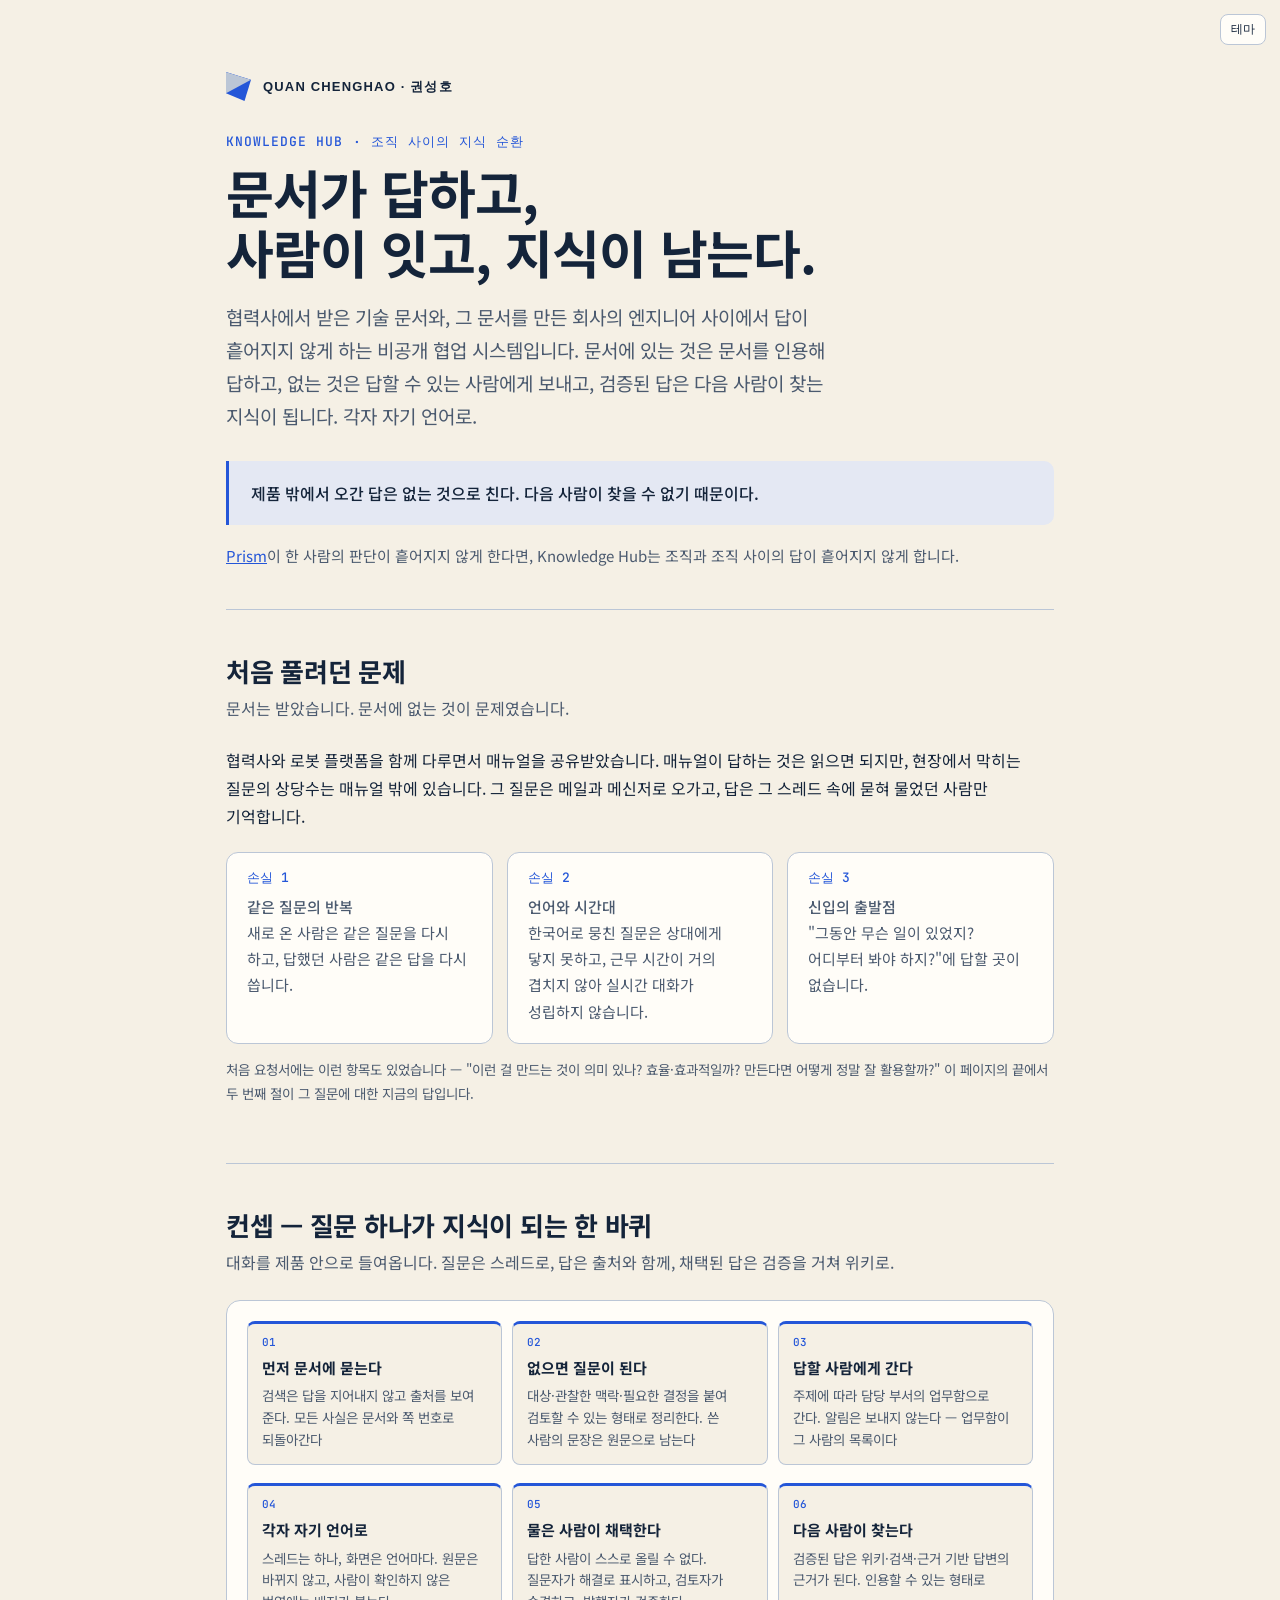
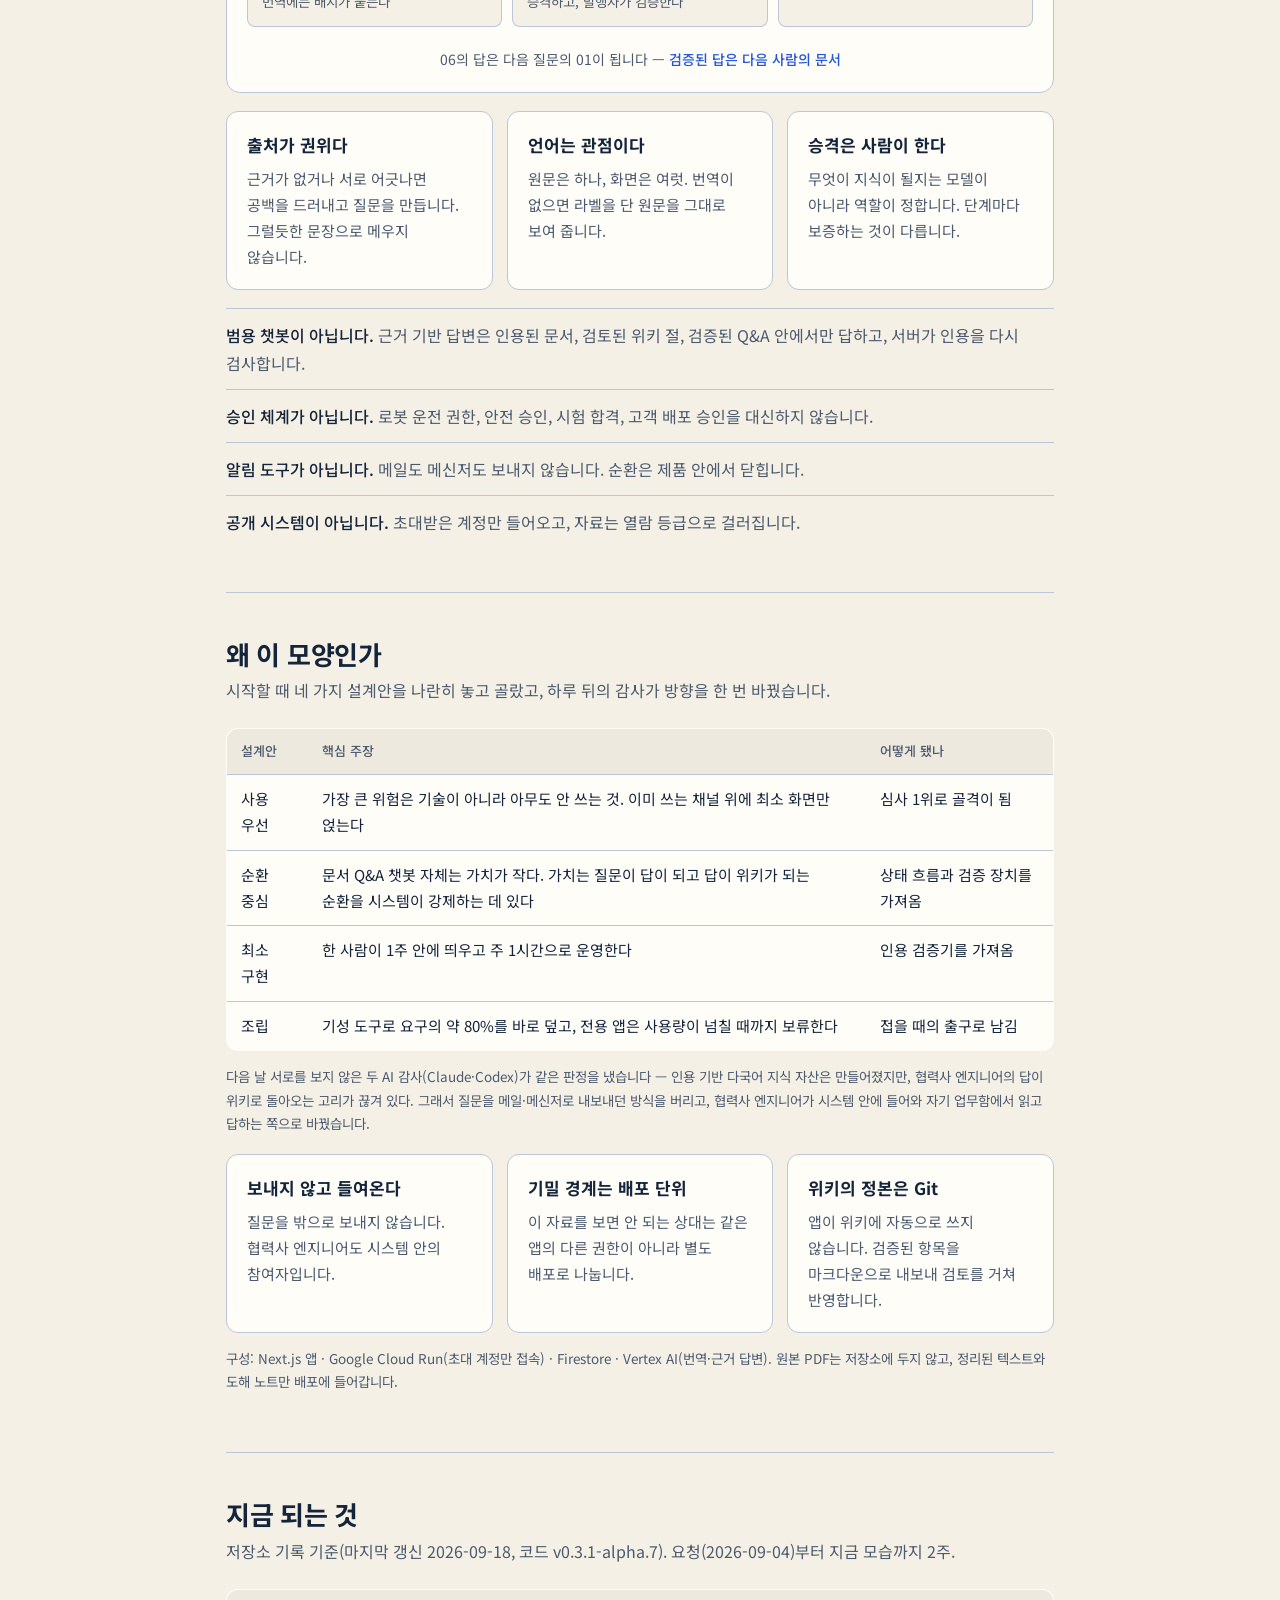
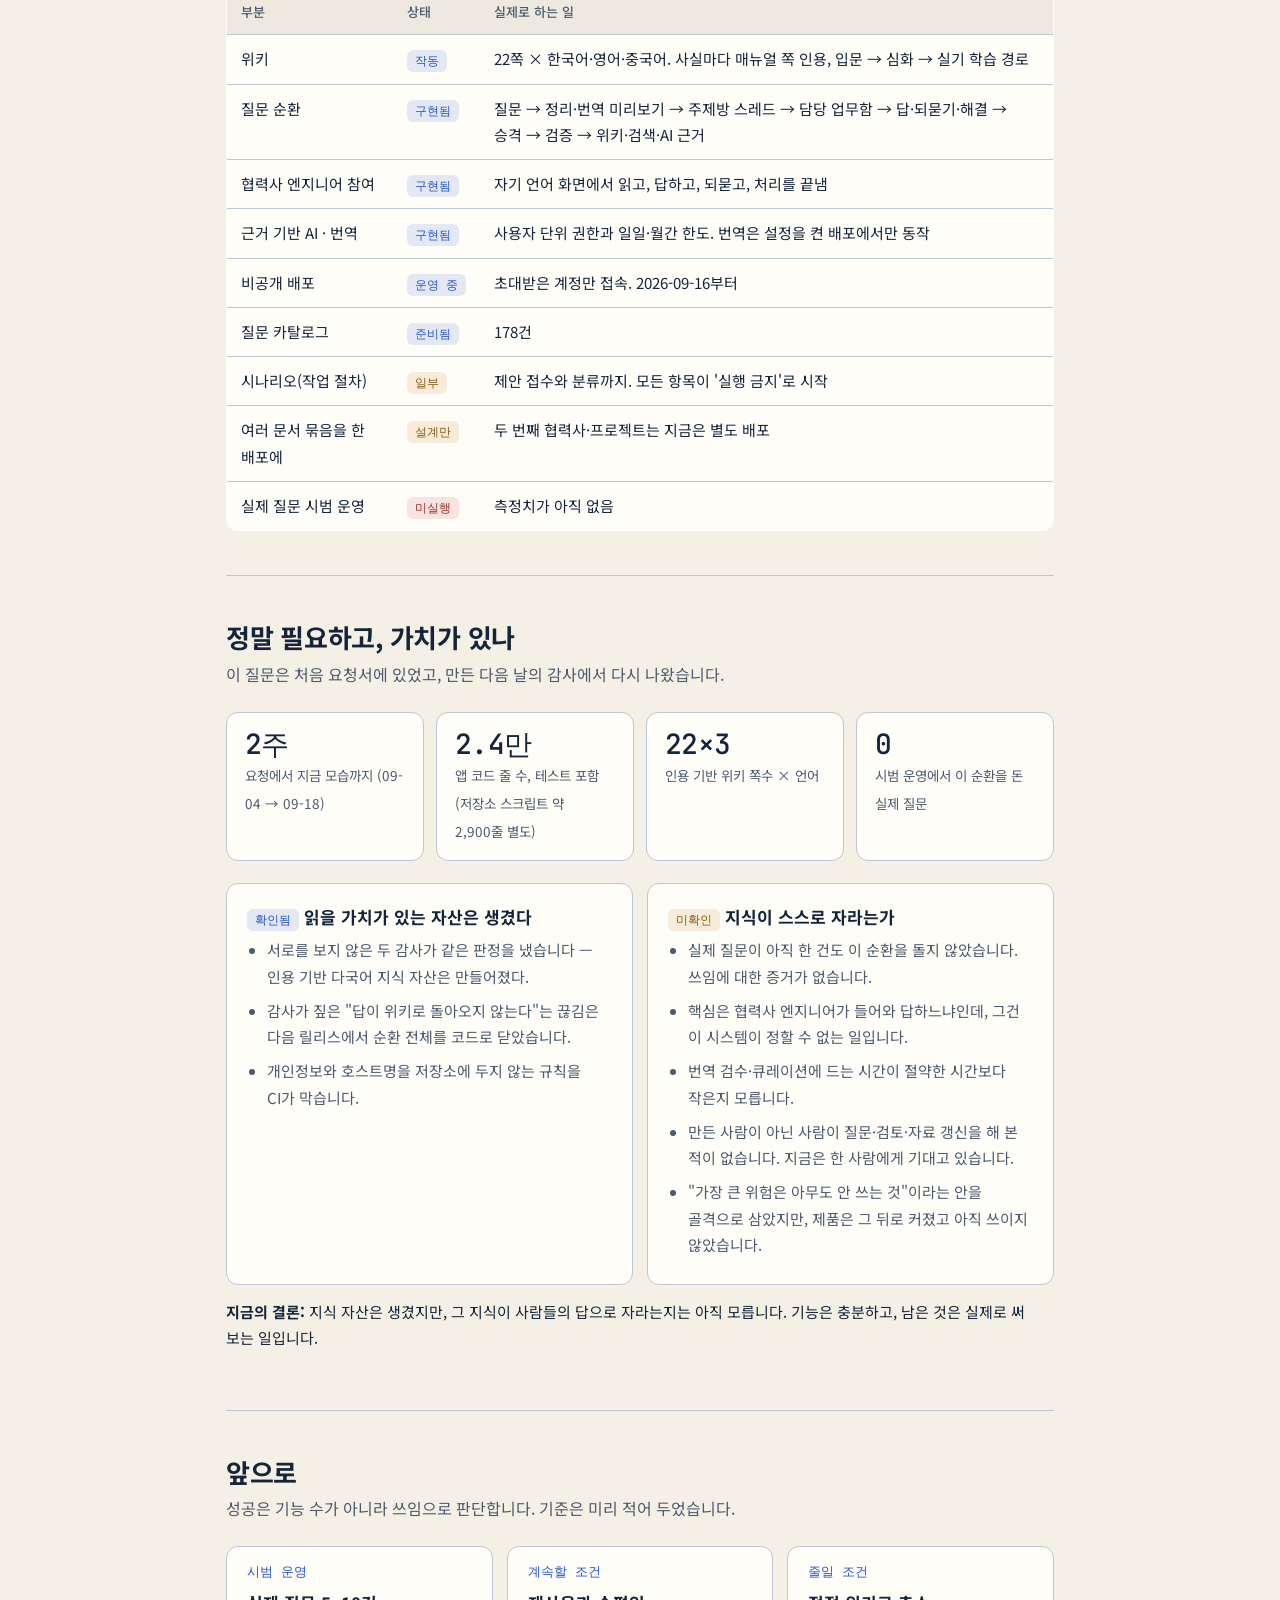
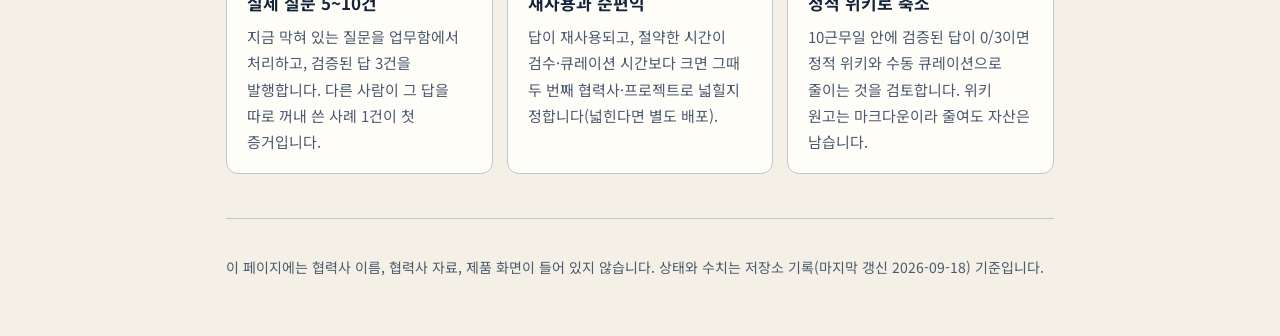
<file: knowledge-hub/index.html>
<!doctype html>
<html lang="ko">
<head>
<meta charset="utf-8">
<meta name="viewport" content="width=device-width, initial-scale=1">
<title>Knowledge Hub 소개 | QUAN CHENGHAO · 권성호</title>
<meta name="description" content="QUAN CHENGHAO · 권성호의 Knowledge Hub. 협력사 문서와 엔지니어의 질문·답변을 연결해 지식을 축적하는 다국어 협업 시스템.">
<meta name="theme-color" content="#F5F0E5">
<link rel="canonical" href="https://chquandogong.github.io/CHENGHAO-QUAN/knowledge-hub/">
<link rel="icon" type="image/png" sizes="32x32" href="../chenghao_intro_assets/favicon-32.png">
<link rel="icon" type="image/png" sizes="192x192" href="../chenghao_intro_assets/icon-192.png">
<link rel="apple-touch-icon" sizes="180x180" href="../chenghao_intro_assets/apple-touch-icon.png">
<meta property="og:type" content="website">
<meta property="og:site_name" content="QUAN CHENGHAO · 권성호">
<meta property="og:title" content="Knowledge Hub | QUAN CHENGHAO · 권성호">
<meta property="og:description" content="협력사 문서와 엔지니어의 질문·답변을 연결해 지식을 축적하는 다국어 협업 시스템.">
<meta property="og:url" content="https://chquandogong.github.io/CHENGHAO-QUAN/knowledge-hub/">
<meta property="og:image" content="https://chquandogong.github.io/CHENGHAO-QUAN/chenghao_intro_assets/social-card.png">
<meta property="og:image:type" content="image/png">
<meta property="og:image:width" content="1200">
<meta property="og:image:height" content="630">
<meta property="og:image:alt" content="QUAN CHENGHAO · 권성호 and Nuri. From curiosity to working systems.">
<meta name="twitter:card" content="summary_large_image">
<meta name="twitter:title" content="Knowledge Hub | QUAN CHENGHAO · 권성호">
<meta name="twitter:description" content="협력사 문서와 엔지니어의 질문·답변을 연결해 지식을 축적하는 다국어 협업 시스템.">
<meta name="twitter:image" content="https://chquandogong.github.io/CHENGHAO-QUAN/chenghao_intro_assets/social-card.png">
<meta name="twitter:image:alt" content="QUAN CHENGHAO · 권성호 and Nuri. From curiosity to working systems.">
<link rel="preconnect" href="https://fonts.googleapis.com">
<link rel="preconnect" href="https://fonts.gstatic.com" crossorigin>
<link href="https://fonts.googleapis.com/css2?family=Noto+Sans+KR:wght@400;500;700&family=JetBrains+Mono:wght@500&display=swap" rel="stylesheet">
<style>
  :root {
    --bg:#f6f8f7; --panel:#ffffff; --panel-2:#eef3f0; --ink:#141d1a; --dim:#5e6b66;
    --line:#dde5e1; --accent:#2f6d5b; --accent-soft:#e2eee8;
    --warn:#8a5a14; --warn-soft:#f6ecd9; --bad:#9a3228; --bad-soft:#f7e4e0;
    --mono:"JetBrains Mono", ui-monospace, Consolas, monospace;
  }
  @media (prefers-color-scheme: dark) { :root:not([data-theme="light"]) {
    --bg:#0e1311; --panel:#151b19; --panel-2:#1b2421; --ink:#e6ece9; --dim:#8d9b95;
    --line:#26302d; --accent:#6fbfa3; --accent-soft:#1c2c26;
    --warn:#e0b066; --warn-soft:#2b2417; --bad:#ec8f83; --bad-soft:#2d1b18;
  }}
  :root[data-theme="dark"] {
    --bg:#0e1311; --panel:#151b19; --panel-2:#1b2421; --ink:#e6ece9; --dim:#8d9b95;
    --line:#26302d; --accent:#6fbfa3; --accent-soft:#1c2c26;
    --warn:#e0b066; --warn-soft:#2b2417; --bad:#ec8f83; --bad-soft:#2d1b18;
  }
  * { box-sizing:border-box; }
  html { -webkit-text-size-adjust:100%; }
  body { margin:0; background:var(--bg); color:var(--ink);
    font:16px/1.75 "Noto Sans KR", system-ui, sans-serif; word-break:keep-all; overflow-wrap:break-word; }
  a { color:var(--accent); }
  .wrap { max-width:860px; margin:0 auto; padding:0 16px; }
  header.hero { padding:72px 0 40px; }
  .eyebrow { font:500 13px/1 var(--mono); letter-spacing:.08em; color:var(--accent); text-transform:uppercase; }
  h1 { font-size:clamp(34px,6vw,52px); line-height:1.15; margin:14px 0 18px; letter-spacing:-.02em; }
  .lede { font-size:19px; color:var(--dim); max-width:640px; margin:0; }
  .rule { margin:28px 0 0; padding:18px 22px; border-left:3px solid var(--accent); background:var(--accent-soft);
    border-radius:0 10px 10px 0; font-weight:500; }
  .pair { margin:18px 0 0; font-size:15px; color:var(--dim); }
  section { padding:44px 0; border-top:1px solid var(--line); }
  h2 { font-size:26px; line-height:1.3; margin:0 0 6px; letter-spacing:-.01em; }
  .sub { color:var(--dim); margin:0 0 24px; }
  h3 { font-size:17px; margin:0 0 6px; }
  p { margin:0 0 14px; }
  .grid { display:grid; gap:14px; grid-template-columns:repeat(auto-fit,minmax(220px,1fr)); }
  .card { background:var(--panel); border:1px solid var(--line); border-radius:12px; padding:18px 20px; }
  .card p { margin:0; color:var(--dim); font-size:15px; }
  .q { font-size:18px; font-weight:500; margin:0 0 4px; }
  .num { font:500 13px/1 var(--mono); color:var(--accent); margin-bottom:10px; display:block; }

  /* loop */
  .loop { background:var(--panel); border:1px solid var(--line); border-radius:14px; padding:20px; }
  .steps { list-style:none; margin:0; padding:0; display:grid; gap:10px; grid-template-columns:repeat(3,1fr); counter-reset:step; }
  .steps li { counter-increment:step; background:var(--bg); border:1px solid var(--line); border-top:3px solid var(--accent);
    border-radius:8px; padding:12px 14px 14px; }
  .steps li::before { content:counter(step, decimal-leading-zero); display:block; font:500 11px/1.2 var(--mono); color:var(--accent); margin-bottom:6px; }
  .steps b { display:block; font-size:15px; margin-bottom:4px; }
  .steps span { font-size:13.5px; color:var(--dim); line-height:1.6; display:block; }
  .back { margin:12px 0 0; text-align:center; font-size:14px; color:var(--dim); }
  .back b { color:var(--accent); font-weight:500; }
  @media (max-width:640px) { .steps { grid-template-columns:1fr; } }

  table { width:100%; border-collapse:collapse; font-size:15px; background:var(--panel); border:1px solid var(--line); border-radius:12px; overflow:hidden; }
  th, td { text-align:left; padding:11px 14px; border-bottom:1px solid var(--line); vertical-align:top; }
  th { font-size:13px; color:var(--dim); font-weight:500; background:var(--panel-2); }
  tr:last-child td { border-bottom:0; }
  .tbl { overflow-x:auto; -webkit-overflow-scrolling:touch; }
  .tag { display:inline-block; font:500 12px/1 var(--mono); padding:5px 8px; border-radius:6px; white-space:nowrap; }
  .ok { background:var(--accent-soft); color:var(--accent); }
  .part { background:var(--warn-soft); color:var(--warn); }
  .no { background:var(--bad-soft); color:var(--bad); }

  .stats { display:grid; gap:12px; grid-template-columns:repeat(auto-fit,minmax(170px,1fr)); margin-bottom:22px; }
  .stat { background:var(--panel); border:1px solid var(--line); border-radius:12px; padding:16px 18px; }
  .stat b { display:block; font:500 28px/1.1 var(--mono); letter-spacing:-.02em; }
  .stat span { font-size:13.5px; color:var(--dim); }

  .verdict { display:grid; gap:14px; grid-template-columns:1fr 1fr; }
  @media (max-width:640px) { .verdict { grid-template-columns:1fr; } }
  ul { margin:0; padding-left:20px; }
  li { margin:0 0 8px; }
  .card ul { color:var(--dim); font-size:15px; }
  .notlist { list-style:none; padding:0; margin:18px 0 0; }
  .notlist li { padding:12px 0; border-top:1px solid var(--line); color:var(--dim); margin:0; }
  .notlist li b { color:var(--ink); font-weight:500; }
  .note { font-size:13.5px; color:var(--dim); margin-top:14px; }
  footer { padding:36px 0 56px; border-top:1px solid var(--line); color:var(--dim); font-size:14px; }
  .theme-btn { position:absolute; top:14px; right:14px; background:var(--panel); color:var(--ink); border:1px solid var(--line);
    border-radius:8px; padding:6px 10px; font:500 12px var(--mono); cursor:pointer; }
</style>
<link rel="stylesheet" href="../brand.css?v=20261023-2">
</head>
<body>
<button class="theme-btn" id="theme" type="button" aria-label="테마 전환">테마</button>

<div class="wrap">
<header class="hero">
  <a class="brand-home" href="../"><span class="brand-fold" aria-hidden="true"></span>QUAN CHENGHAO · 권성호</a>
  <div class="eyebrow">Knowledge Hub · 조직 사이의 지식 순환</div>
  <h1>문서가 답하고,<br>사람이 잇고, 지식이 남는다.</h1>
  <p class="lede">협력사에서 받은 기술 문서와, 그 문서를 만든 회사의 엔지니어 사이에서 답이 흩어지지 않게 하는 비공개 협업 시스템입니다. 문서에 있는 것은 문서를 인용해 답하고, 없는 것은 답할 수 있는 사람에게 보내고, 검증된 답은 다음 사람이 찾는 지식이 됩니다. 각자 자기 언어로.</p>
  <div class="rule">제품 밖에서 오간 답은 없는 것으로 친다. 다음 사람이 찾을 수 없기 때문이다.</div>
  <p class="pair"><a href="../prism/">Prism</a>이 한 사람의 판단이 흩어지지 않게 한다면, Knowledge Hub는 조직과 조직 사이의 답이 흩어지지 않게 합니다.</p>
</header>

<section>
  <h2>처음 풀려던 문제</h2>
  <p class="sub">문서는 받았습니다. 문서에 없는 것이 문제였습니다.</p>
  <p>협력사와 로봇 플랫폼을 함께 다루면서 매뉴얼을 공유받았습니다. 매뉴얼이 답하는 것은 읽으면 되지만, 현장에서 막히는 질문의 상당수는 매뉴얼 밖에 있습니다. 그 질문은 메일과 메신저로 오가고, 답은 그 스레드 속에 묻혀 물었던 사람만 기억합니다.</p>
  <div class="grid" style="margin-top:22px">
    <div class="card"><span class="num">손실 1</span><p class="q">같은 질문의 반복</p><p>새로 온 사람은 같은 질문을 다시 하고, 답했던 사람은 같은 답을 다시 씁니다.</p></div>
    <div class="card"><span class="num">손실 2</span><p class="q">언어와 시간대</p><p>한국어로 뭉친 질문은 상대에게 닿지 못하고, 근무 시간이 거의 겹치지 않아 실시간 대화가 성립하지 않습니다.</p></div>
    <div class="card"><span class="num">손실 3</span><p class="q">신입의 출발점</p><p>"그동안 무슨 일이 있었지? 어디부터 봐야 하지?"에 답할 곳이 없습니다.</p></div>
  </div>
  <p class="note">처음 요청서에는 이런 항목도 있었습니다 — "이런 걸 만드는 것이 의미 있나? 효율·효과적일까? 만든다면 어떻게 정말 잘 활용할까?" 이 페이지의 끝에서 두 번째 절이 그 질문에 대한 지금의 답입니다.</p>
</section>

<section>
  <h2>컨셉 — 질문 하나가 지식이 되는 한 바퀴</h2>
  <p class="sub">대화를 제품 안으로 들여옵니다. 질문은 스레드로, 답은 출처와 함께, 채택된 답은 검증을 거쳐 위키로.</p>
  <div class="loop">
    <ol class="steps">
      <li><b>먼저 문서에 묻는다</b><span>검색은 답을 지어내지 않고 출처를 보여 준다. 모든 사실은 문서와 쪽 번호로 되돌아간다</span></li>
      <li><b>없으면 질문이 된다</b><span>대상·관찰한 맥락·필요한 결정을 붙여 검토할 수 있는 형태로 정리한다. 쓴 사람의 문장은 원문으로 남는다</span></li>
      <li><b>답할 사람에게 간다</b><span>주제에 따라 담당 부서의 업무함으로 간다. 알림은 보내지 않는다 — 업무함이 그 사람의 목록이다</span></li>
      <li><b>각자 자기 언어로</b><span>스레드는 하나, 화면은 언어마다. 원문은 바뀌지 않고, 사람이 확인하지 않은 번역에는 배지가 붙는다</span></li>
      <li><b>물은 사람이 채택한다</b><span>답한 사람이 스스로 올릴 수 없다. 질문자가 해결로 표시하고, 검토자가 승격하고, 발행자가 검증한다</span></li>
      <li><b>다음 사람이 찾는다</b><span>검증된 답은 위키·검색·근거 기반 답변의 근거가 된다. 인용할 수 있는 형태로</span></li>
    </ol>
    <p class="back">06의 답은 다음 질문의 01이 됩니다 — <b>검증된 답은 다음 사람의 문서</b></p>
  </div>
  <div class="grid" style="margin-top:18px">
    <div class="card"><h3>출처가 권위다</h3><p>근거가 없거나 서로 어긋나면 공백을 드러내고 질문을 만듭니다. 그럴듯한 문장으로 메우지 않습니다.</p></div>
    <div class="card"><h3>언어는 관점이다</h3><p>원문은 하나, 화면은 여럿. 번역이 없으면 라벨을 단 원문을 그대로 보여 줍니다.</p></div>
    <div class="card"><h3>승격은 사람이 한다</h3><p>무엇이 지식이 될지는 모델이 아니라 역할이 정합니다. 단계마다 보증하는 것이 다릅니다.</p></div>
  </div>
  <ul class="notlist">
    <li><b>범용 챗봇이 아닙니다.</b> 근거 기반 답변은 인용된 문서, 검토된 위키 절, 검증된 Q&amp;A 안에서만 답하고, 서버가 인용을 다시 검사합니다.</li>
    <li><b>승인 체계가 아닙니다.</b> 로봇 운전 권한, 안전 승인, 시험 합격, 고객 배포 승인을 대신하지 않습니다.</li>
    <li><b>알림 도구가 아닙니다.</b> 메일도 메신저도 보내지 않습니다. 순환은 제품 안에서 닫힙니다.</li>
    <li><b>공개 시스템이 아닙니다.</b> 초대받은 계정만 들어오고, 자료는 열람 등급으로 걸러집니다.</li>
  </ul>
</section>

<section>
  <h2>왜 이 모양인가</h2>
  <p class="sub">시작할 때 네 가지 설계안을 나란히 놓고 골랐고, 하루 뒤의 감사가 방향을 한 번 바꿨습니다.</p>
  <div class="tbl"><table>
    <thead><tr><th>설계안</th><th>핵심 주장</th><th>어떻게 됐나</th></tr></thead>
    <tbody>
      <tr><td>사용 우선</td><td>가장 큰 위험은 기술이 아니라 아무도 안 쓰는 것. 이미 쓰는 채널 위에 최소 화면만 얹는다</td><td>심사 1위로 골격이 됨</td></tr>
      <tr><td>순환 중심</td><td>문서 Q&amp;A 챗봇 자체는 가치가 작다. 가치는 질문이 답이 되고 답이 위키가 되는 순환을 시스템이 강제하는 데 있다</td><td>상태 흐름과 검증 장치를 가져옴</td></tr>
      <tr><td>최소 구현</td><td>한 사람이 1주 안에 띄우고 주 1시간으로 운영한다</td><td>인용 검증기를 가져옴</td></tr>
      <tr><td>조립</td><td>기성 도구로 요구의 약 80%를 바로 덮고, 전용 앱은 사용량이 넘칠 때까지 보류한다</td><td>접을 때의 출구로 남김</td></tr>
    </tbody>
  </table></div>
  <p class="note">다음 날 서로를 보지 않은 두 AI 감사(Claude·Codex)가 같은 판정을 냈습니다 — 인용 기반 다국어 지식 자산은 만들어졌지만, 협력사 엔지니어의 답이 위키로 돌아오는 고리가 끊겨 있다. 그래서 질문을 메일·메신저로 내보내던 방식을 버리고, 협력사 엔지니어가 시스템 안에 들어와 자기 업무함에서 읽고 답하는 쪽으로 바꿨습니다.</p>
  <div class="grid" style="margin-top:18px">
    <div class="card"><h3>보내지 않고 들여온다</h3><p>질문을 밖으로 보내지 않습니다. 협력사 엔지니어도 시스템 안의 참여자입니다.</p></div>
    <div class="card"><h3>기밀 경계는 배포 단위</h3><p>이 자료를 보면 안 되는 상대는 같은 앱의 다른 권한이 아니라 별도 배포로 나눕니다.</p></div>
    <div class="card"><h3>위키의 정본은 Git</h3><p>앱이 위키에 자동으로 쓰지 않습니다. 검증된 항목을 마크다운으로 내보내 검토를 거쳐 반영합니다.</p></div>
  </div>
  <p class="note">구성: Next.js 앱 · Google Cloud Run(초대 계정만 접속) · Firestore · Vertex AI(번역·근거 답변). 원본 PDF는 저장소에 두지 않고, 정리된 텍스트와 도해 노트만 배포에 들어갑니다.</p>
</section>

<section>
  <h2>지금 되는 것</h2>
  <p class="sub">저장소 기록 기준(마지막 갱신 2026-09-18, 코드 v0.3.1-alpha.7). 요청(2026-09-04)부터 지금 모습까지 2주.</p>
  <div class="tbl"><table>
    <thead><tr><th>부분</th><th>상태</th><th>실제로 하는 일</th></tr></thead>
    <tbody>
      <tr><td>위키</td><td><span class="tag ok">작동</span></td><td>22쪽 × 한국어·영어·중국어. 사실마다 매뉴얼 쪽 인용, 입문 → 심화 → 실기 학습 경로</td></tr>
      <tr><td>질문 순환</td><td><span class="tag ok">구현됨</span></td><td>질문 → 정리·번역 미리보기 → 주제방 스레드 → 담당 업무함 → 답·되묻기·해결 → 승격 → 검증 → 위키·검색·AI 근거</td></tr>
      <tr><td>협력사 엔지니어 참여</td><td><span class="tag ok">구현됨</span></td><td>자기 언어 화면에서 읽고, 답하고, 되묻고, 처리를 끝냄</td></tr>
      <tr><td>근거 기반 AI · 번역</td><td><span class="tag ok">구현됨</span></td><td>사용자 단위 권한과 일일·월간 한도. 번역은 설정을 켠 배포에서만 동작</td></tr>
      <tr><td>비공개 배포</td><td><span class="tag ok">운영 중</span></td><td>초대받은 계정만 접속. 2026-09-16부터</td></tr>
      <tr><td>질문 카탈로그</td><td><span class="tag ok">준비됨</span></td><td>178건</td></tr>
      <tr><td>시나리오(작업 절차)</td><td><span class="tag part">일부</span></td><td>제안 접수와 분류까지. 모든 항목이 '실행 금지'로 시작</td></tr>
      <tr><td>여러 문서 묶음을 한 배포에</td><td><span class="tag part">설계만</span></td><td>두 번째 협력사·프로젝트는 지금은 별도 배포</td></tr>
      <tr><td>실제 질문 시범 운영</td><td><span class="tag no">미실행</span></td><td>측정치가 아직 없음</td></tr>
    </tbody>
  </table></div>
</section>

<section>
  <h2>정말 필요하고, 가치가 있나</h2>
  <p class="sub">이 질문은 처음 요청서에 있었고, 만든 다음 날의 감사에서 다시 나왔습니다.</p>
  <div class="stats">
    <div class="stat"><b>2주</b><span>요청에서 지금 모습까지 (09-04 → 09-18)</span></div>
    <div class="stat"><b>2.4만</b><span>앱 코드 줄 수, 테스트 포함 (저장소 스크립트 약 2,900줄 별도)</span></div>
    <div class="stat"><b>22×3</b><span>인용 기반 위키 쪽수 × 언어</span></div>
    <div class="stat"><b>0</b><span>시범 운영에서 이 순환을 돈 실제 질문</span></div>
  </div>
  <div class="verdict">
    <div class="card">
      <h3><span class="tag ok">확인됨</span> 읽을 가치가 있는 자산은 생겼다</h3>
      <ul>
        <li>서로를 보지 않은 두 감사가 같은 판정을 냈습니다 — 인용 기반 다국어 지식 자산은 만들어졌다.</li>
        <li>감사가 짚은 "답이 위키로 돌아오지 않는다"는 끊김은 다음 릴리스에서 순환 전체를 코드로 닫았습니다.</li>
        <li>개인정보와 호스트명을 저장소에 두지 않는 규칙을 CI가 막습니다.</li>
      </ul>
    </div>
    <div class="card">
      <h3><span class="tag part">미확인</span> 지식이 스스로 자라는가</h3>
      <ul>
        <li>실제 질문이 아직 한 건도 이 순환을 돌지 않았습니다. 쓰임에 대한 증거가 없습니다.</li>
        <li>핵심은 협력사 엔지니어가 들어와 답하느냐인데, 그건 이 시스템이 정할 수 없는 일입니다.</li>
        <li>번역 검수·큐레이션에 드는 시간이 절약한 시간보다 작은지 모릅니다.</li>
        <li>만든 사람이 아닌 사람이 질문·검토·자료 갱신을 해 본 적이 없습니다. 지금은 한 사람에게 기대고 있습니다.</li>
        <li>"가장 큰 위험은 아무도 안 쓰는 것"이라는 안을 골격으로 삼았지만, 제품은 그 뒤로 커졌고 아직 쓰이지 않았습니다.</li>
      </ul>
    </div>
  </div>
  <p class="note" style="font-size:15px;color:var(--ink)"><b>지금의 결론:</b> 지식 자산은 생겼지만, 그 지식이 사람들의 답으로 자라는지는 아직 모릅니다. 기능은 충분하고, 남은 것은 실제로 써 보는 일입니다.</p>
</section>

<section>
  <h2>앞으로</h2>
  <p class="sub">성공은 기능 수가 아니라 쓰임으로 판단합니다. 기준은 미리 적어 두었습니다.</p>
  <div class="grid">
    <div class="card"><span class="num">시범 운영</span><h3>실제 질문 5~10건</h3><p>지금 막혀 있는 질문을 업무함에서 처리하고, 검증된 답 3건을 발행합니다. 다른 사람이 그 답을 따로 꺼내 쓴 사례 1건이 첫 증거입니다.</p></div>
    <div class="card"><span class="num">계속할 조건</span><h3>재사용과 순편익</h3><p>답이 재사용되고, 절약한 시간이 검수·큐레이션 시간보다 크면 그때 두 번째 협력사·프로젝트로 넓힐지 정합니다(넓힌다면 별도 배포).</p></div>
    <div class="card"><span class="num">줄일 조건</span><h3>정적 위키로 축소</h3><p>10근무일 안에 검증된 답이 0/3이면 정적 위키와 수동 큐레이션으로 줄이는 것을 검토합니다. 위키 원고는 마크다운이라 줄여도 자산은 남습니다.</p></div>
  </div>
</section>

<footer>
  이 페이지에는 협력사 이름, 협력사 자료, 제품 화면이 들어 있지 않습니다. 상태와 수치는 저장소 기록(마지막 갱신 2026-09-18) 기준입니다.
</footer>
</div>

<script>
  (function () {
    var root = document.documentElement, btn = document.getElementById('theme');
    try { var s = localStorage.getItem('prism-theme'); if (s) root.setAttribute('data-theme', s); } catch (e) {}
    btn.addEventListener('click', function () {
      var cur = root.getAttribute('data-theme') ||
        (matchMedia('(prefers-color-scheme: dark)').matches ? 'dark' : 'light');
      var next = cur === 'dark' ? 'light' : 'dark';
      root.setAttribute('data-theme', next);
      try { localStorage.setItem('prism-theme', next); } catch (e) {}
    });
  })();
</script>
</body>
</html>
</file>
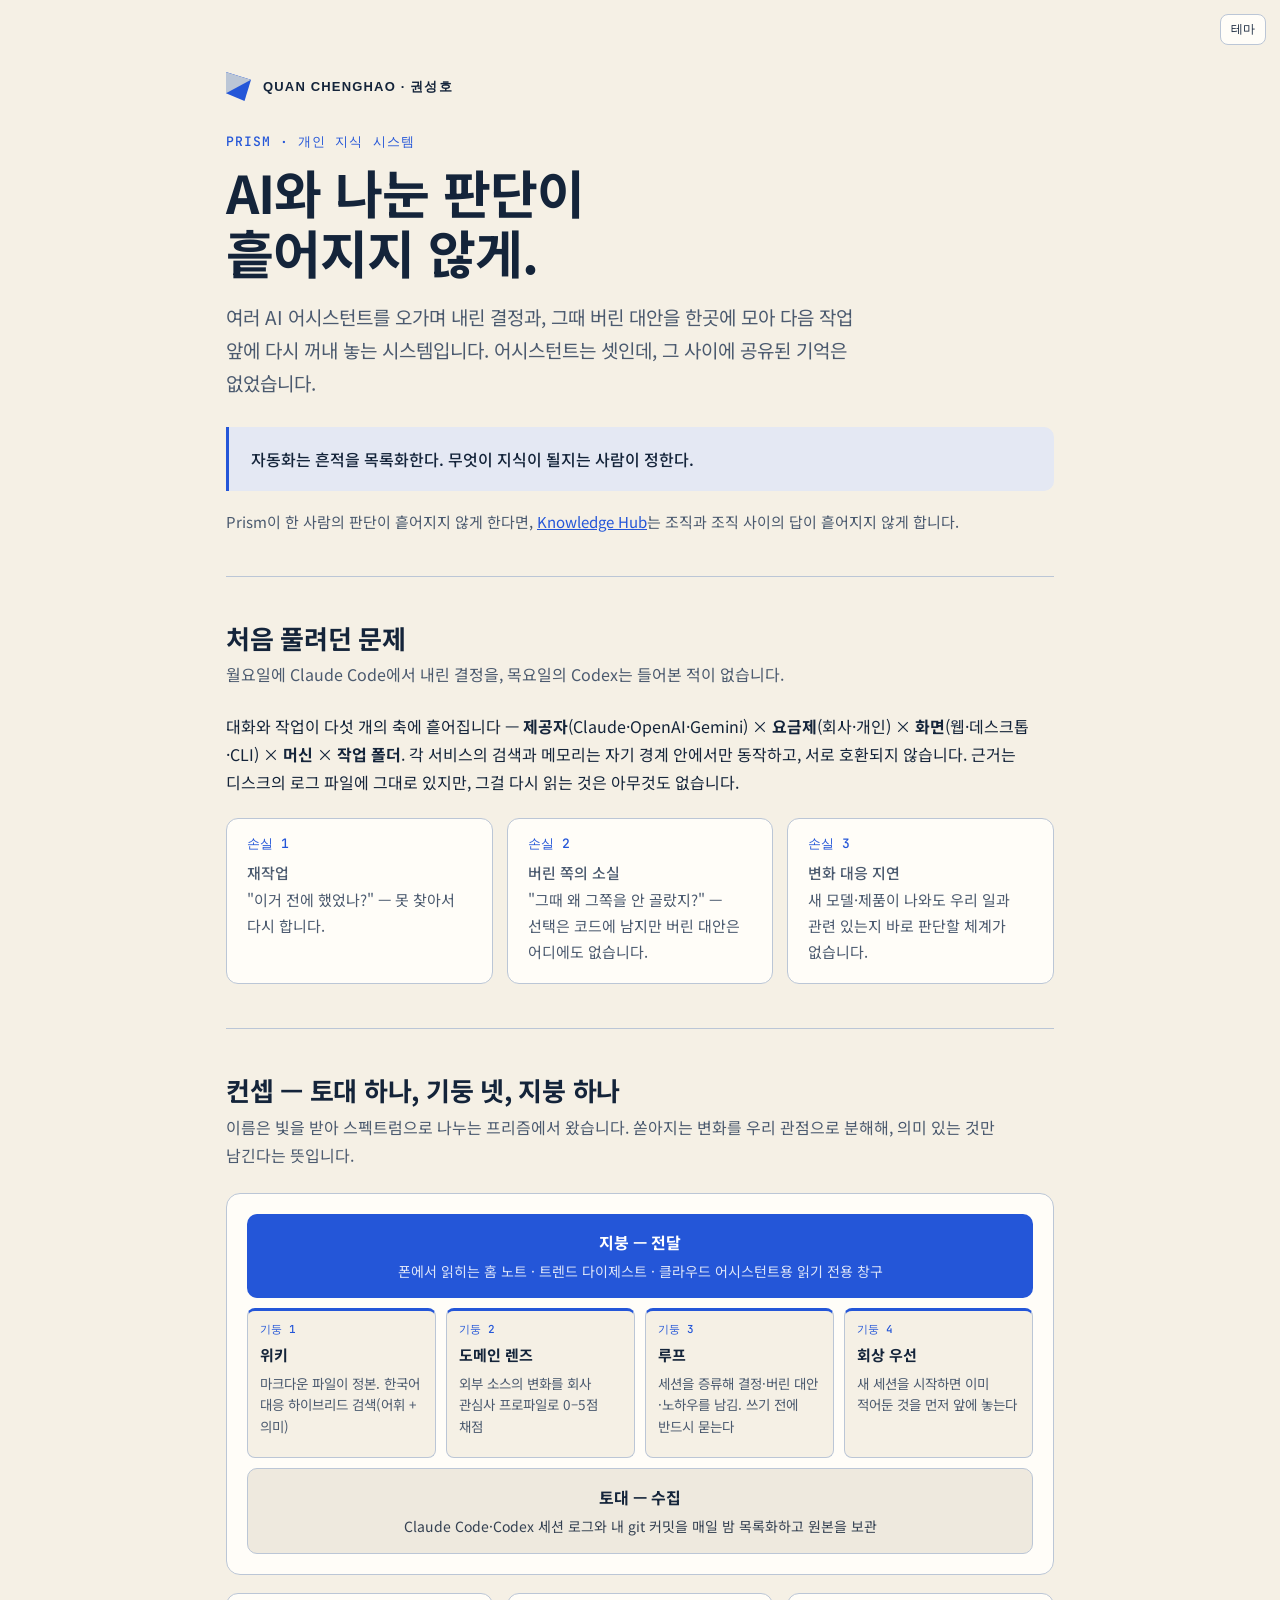
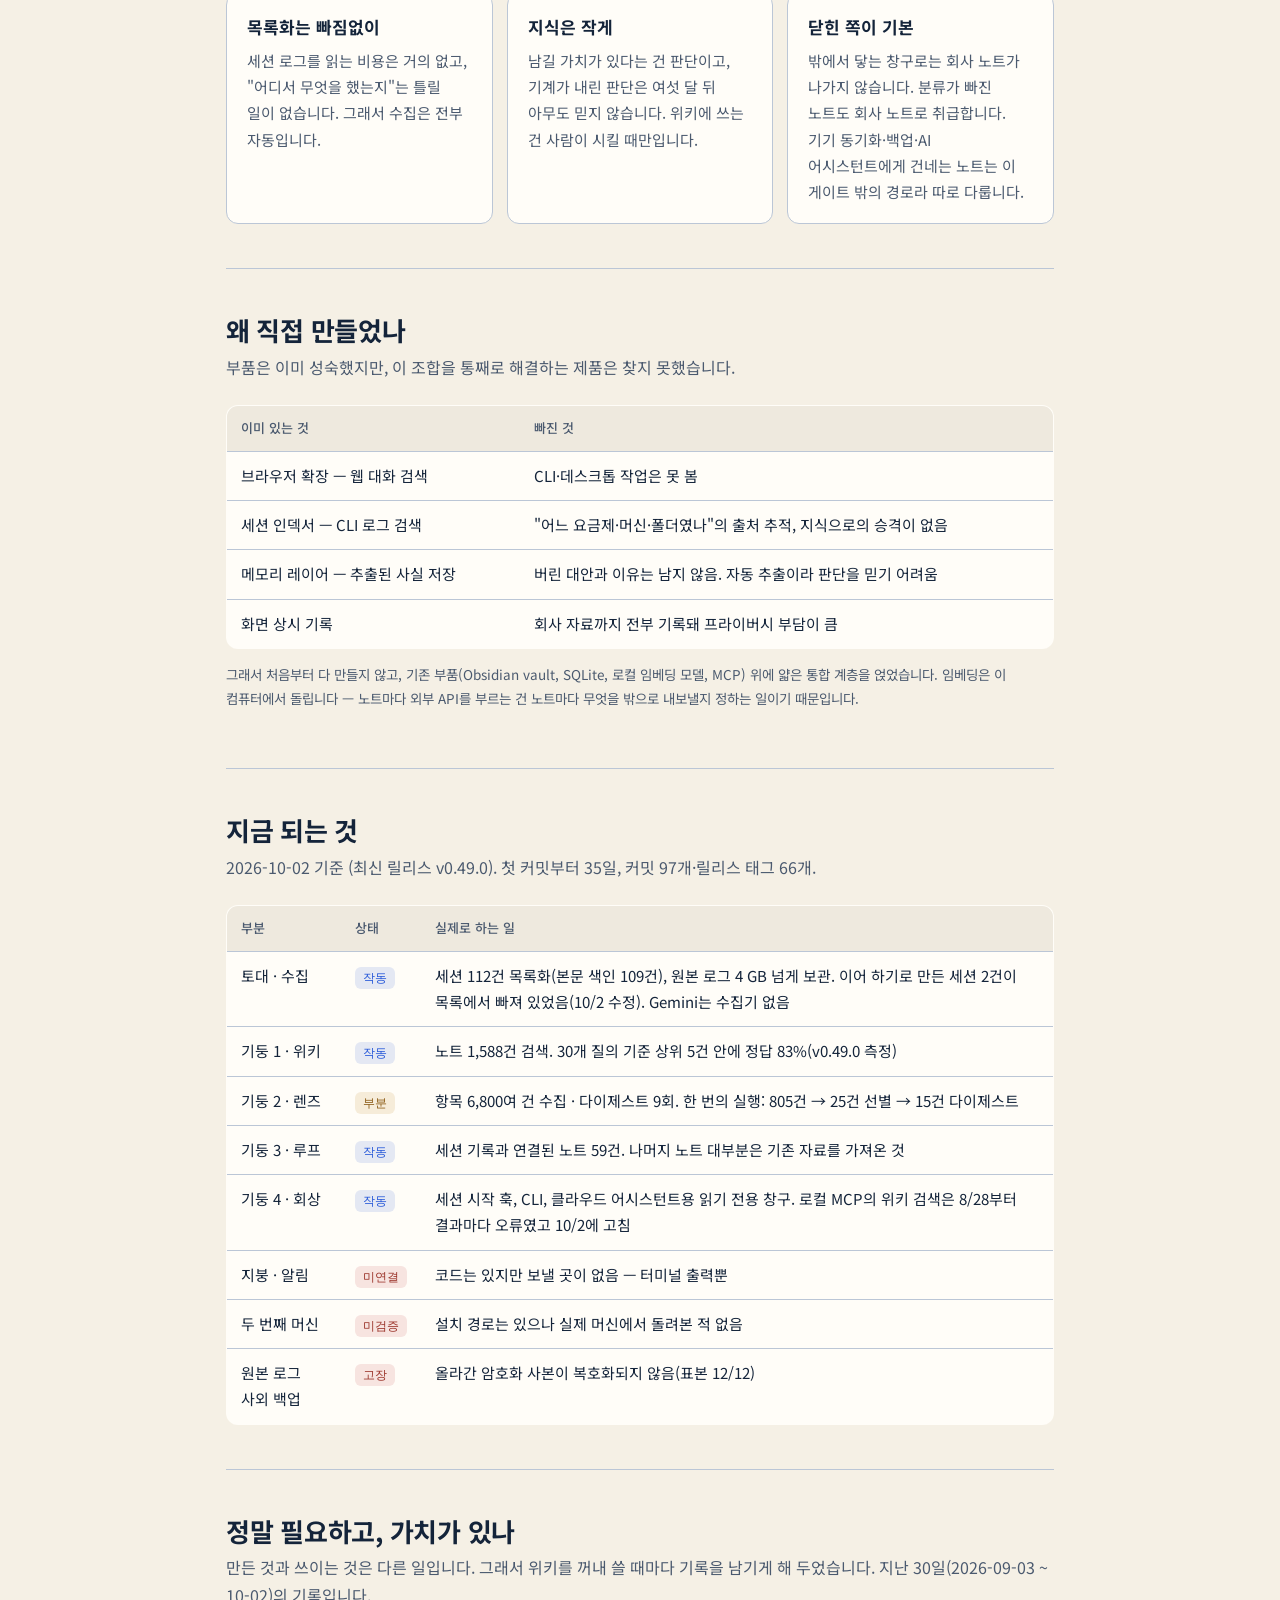
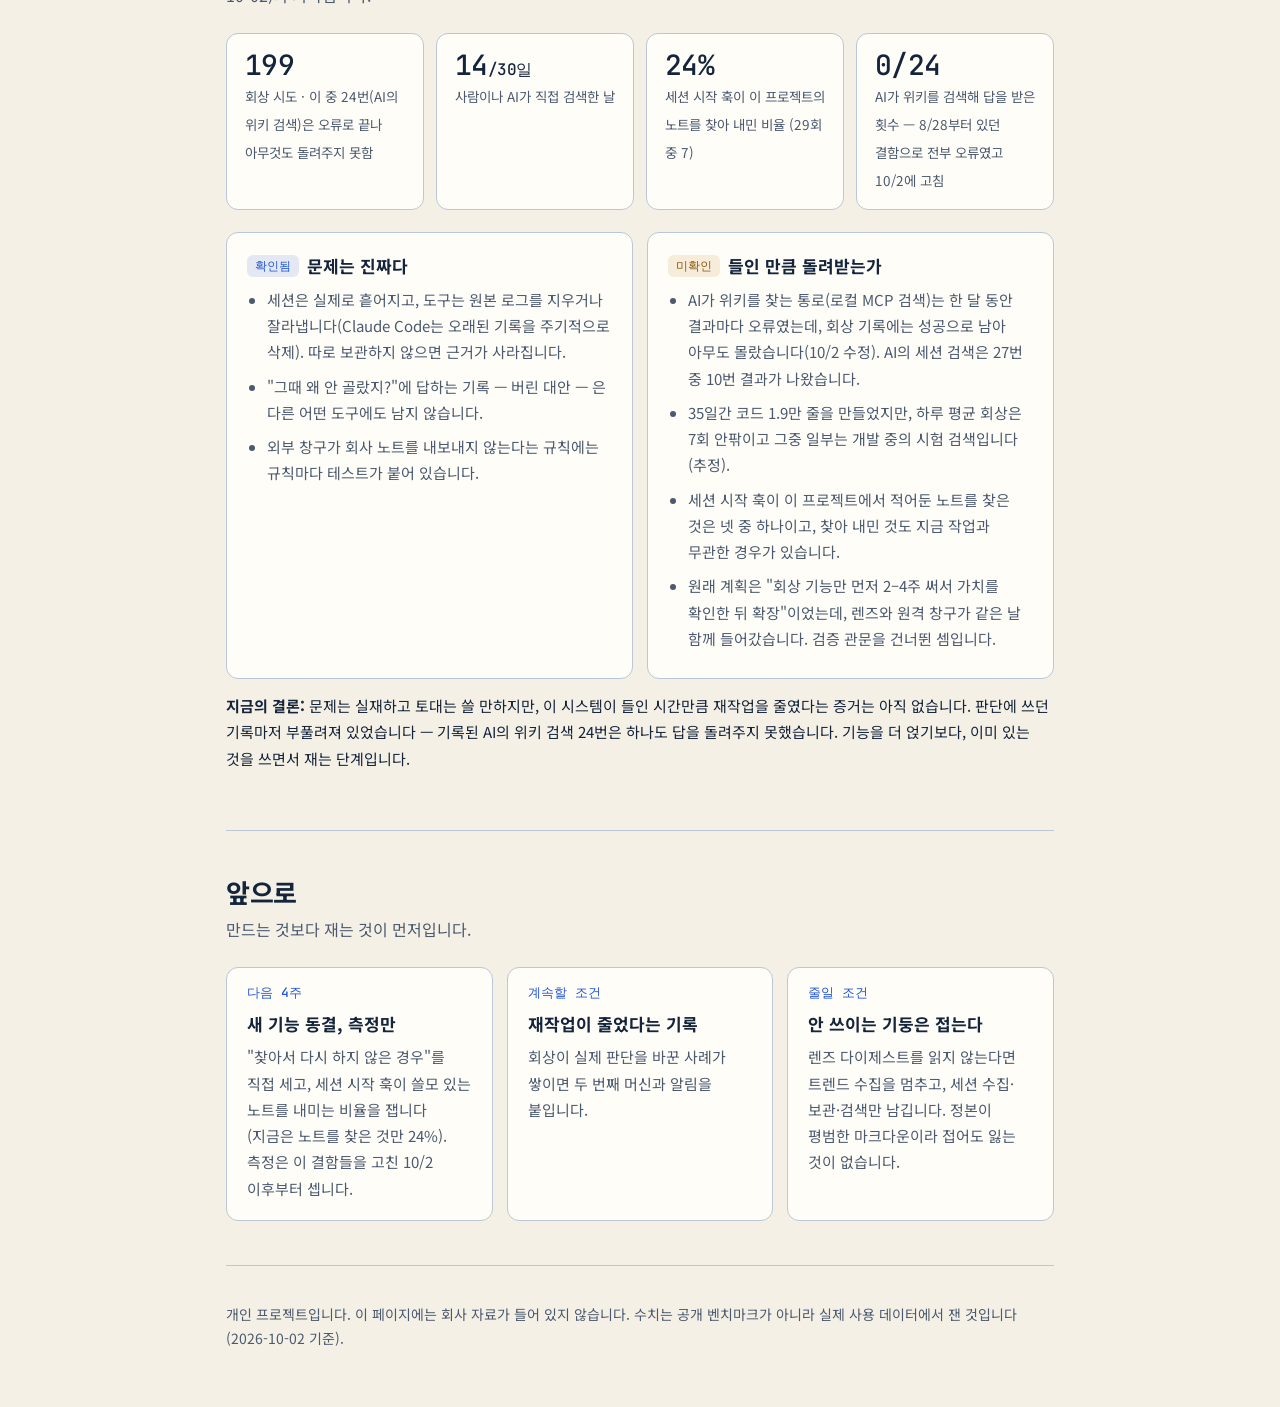
<file: prism/index.html>
<!doctype html>
<html lang="ko">
<head>
<meta charset="utf-8">
<meta name="viewport" content="width=device-width, initial-scale=1">
<title>Prism 소개 | QUAN CHENGHAO · 권성호</title>
<meta name="description" content="QUAN CHENGHAO · 권성호의 Prism. AI와 나눈 판단과 자료를 연결하고 다시 찾기 위한 개인 지식 시스템.">
<meta name="theme-color" content="#F5F0E5">
<link rel="canonical" href="https://chquandogong.github.io/CHENGHAO-QUAN/prism/">
<link rel="icon" type="image/png" sizes="32x32" href="../chenghao_intro_assets/favicon-32.png">
<link rel="icon" type="image/png" sizes="192x192" href="../chenghao_intro_assets/icon-192.png">
<link rel="apple-touch-icon" sizes="180x180" href="../chenghao_intro_assets/apple-touch-icon.png">
<meta property="og:type" content="website">
<meta property="og:site_name" content="QUAN CHENGHAO · 권성호">
<meta property="og:title" content="Prism | QUAN CHENGHAO · 권성호">
<meta property="og:description" content="AI와 나눈 판단과 자료를 연결하고 다시 찾기 위한 개인 지식 시스템.">
<meta property="og:url" content="https://chquandogong.github.io/CHENGHAO-QUAN/prism/">
<meta property="og:image" content="https://chquandogong.github.io/CHENGHAO-QUAN/chenghao_intro_assets/social-card.png">
<meta property="og:image:type" content="image/png">
<meta property="og:image:width" content="1200">
<meta property="og:image:height" content="630">
<meta property="og:image:alt" content="QUAN CHENGHAO · 권성호 and Nuri. From curiosity to working systems.">
<meta name="twitter:card" content="summary_large_image">
<meta name="twitter:title" content="Prism | QUAN CHENGHAO · 권성호">
<meta name="twitter:description" content="AI와 나눈 판단과 자료를 연결하고 다시 찾기 위한 개인 지식 시스템.">
<meta name="twitter:image" content="https://chquandogong.github.io/CHENGHAO-QUAN/chenghao_intro_assets/social-card.png">
<meta name="twitter:image:alt" content="QUAN CHENGHAO · 권성호 and Nuri. From curiosity to working systems.">
<link rel="preconnect" href="https://fonts.googleapis.com">
<link rel="preconnect" href="https://fonts.gstatic.com" crossorigin>
<link href="https://fonts.googleapis.com/css2?family=Noto+Sans+KR:wght@400;500;700&family=JetBrains+Mono:wght@500&display=swap" rel="stylesheet">
<style>
  :root {
    --bg:#f6f8f7; --panel:#ffffff; --panel-2:#eef3f0; --ink:#141d1a; --dim:#5e6b66;
    --line:#dde5e1; --accent:#2f6d5b; --accent-soft:#e2eee8;
    --warn:#8a5a14; --warn-soft:#f6ecd9; --bad:#9a3228; --bad-soft:#f7e4e0;
    --mono:"JetBrains Mono", ui-monospace, Consolas, monospace;
  }
  @media (prefers-color-scheme: dark) { :root:not([data-theme="light"]) {
    --bg:#0e1311; --panel:#151b19; --panel-2:#1b2421; --ink:#e6ece9; --dim:#8d9b95;
    --line:#26302d; --accent:#6fbfa3; --accent-soft:#1c2c26;
    --warn:#e0b066; --warn-soft:#2b2417; --bad:#ec8f83; --bad-soft:#2d1b18;
  }}
  :root[data-theme="dark"] {
    --bg:#0e1311; --panel:#151b19; --panel-2:#1b2421; --ink:#e6ece9; --dim:#8d9b95;
    --line:#26302d; --accent:#6fbfa3; --accent-soft:#1c2c26;
    --warn:#e0b066; --warn-soft:#2b2417; --bad:#ec8f83; --bad-soft:#2d1b18;
  }
  * { box-sizing:border-box; }
  html { -webkit-text-size-adjust:100%; }
  body { margin:0; background:var(--bg); color:var(--ink);
    font:16px/1.75 "Noto Sans KR", system-ui, sans-serif; word-break:keep-all; overflow-wrap:break-word; }
  a { color:var(--accent); }
  .wrap { max-width:860px; margin:0 auto; padding:0 16px; }
  header.hero { padding:72px 0 40px; }
  .eyebrow { font:500 13px/1 var(--mono); letter-spacing:.08em; color:var(--accent); text-transform:uppercase; }
  h1 { font-size:clamp(34px,6vw,52px); line-height:1.15; margin:14px 0 18px; letter-spacing:-.02em; }
  .lede { font-size:19px; color:var(--dim); max-width:640px; margin:0; }
  .rule { margin:28px 0 0; padding:18px 22px; border-left:3px solid var(--accent); background:var(--accent-soft);
    border-radius:0 10px 10px 0; font-weight:500; }
  .pair { margin:18px 0 0; font-size:15px; color:var(--dim); }
  section { padding:44px 0; border-top:1px solid var(--line); }
  h2 { font-size:26px; line-height:1.3; margin:0 0 6px; letter-spacing:-.01em; }
  .sub { color:var(--dim); margin:0 0 24px; }
  h3 { font-size:17px; margin:0 0 6px; }
  p { margin:0 0 14px; }
  .grid { display:grid; gap:14px; grid-template-columns:repeat(auto-fit,minmax(220px,1fr)); }
  .card { background:var(--panel); border:1px solid var(--line); border-radius:12px; padding:18px 20px; }
  .card p { margin:0; color:var(--dim); font-size:15px; }
  .q { font-size:18px; font-weight:500; margin:0 0 4px; }
  .num { font:500 13px/1 var(--mono); color:var(--accent); margin-bottom:10px; display:block; }

  /* temple */
  .temple { background:var(--panel); border:1px solid var(--line); border-radius:14px; padding:20px; }
  .roof, .found { border-radius:10px; padding:14px 16px; text-align:center; }
  .roof { background:var(--accent); color:#fff; }
  :root[data-theme="dark"] .roof { color:#0e1311; }
  @media (prefers-color-scheme: dark) { :root:not([data-theme="light"]) .roof { color:#0e1311; } }
  .found { background:var(--panel-2); border:1px solid var(--line); }
  .roof b, .found b { display:block; font-size:16px; }
  .roof span, .found span { font-size:14px; opacity:.85; }
  .pillars { display:grid; grid-template-columns:repeat(4,1fr); gap:10px; margin:10px 0; }
  .pillar { border:1px solid var(--line); border-top:3px solid var(--accent); border-radius:8px; padding:12px 12px 14px; background:var(--bg); min-height:150px; }
  .pillar b { display:block; font-size:15px; margin-bottom:4px; }
  .pillar small { display:block; font:500 11px/1.2 var(--mono); color:var(--accent); margin-bottom:6px; }
  .pillar span { font-size:13.5px; color:var(--dim); line-height:1.6; display:block; }
  @media (max-width:640px) { .pillars { grid-template-columns:1fr 1fr; } .pillar { min-height:0; } }

  table { width:100%; border-collapse:collapse; font-size:15px; background:var(--panel); border:1px solid var(--line); border-radius:12px; overflow:hidden; }
  th, td { text-align:left; padding:11px 14px; border-bottom:1px solid var(--line); vertical-align:top; }
  th { font-size:13px; color:var(--dim); font-weight:500; background:var(--panel-2); }
  tr:last-child td { border-bottom:0; }
  .tbl { overflow-x:auto; -webkit-overflow-scrolling:touch; }
  .tag { display:inline-block; font:500 12px/1 var(--mono); padding:5px 8px; border-radius:6px; white-space:nowrap; }
  .ok { background:var(--accent-soft); color:var(--accent); }
  .part { background:var(--warn-soft); color:var(--warn); }
  .no { background:var(--bad-soft); color:var(--bad); }
  .mono { font-family:var(--mono); font-size:14px; }

  .stats { display:grid; gap:12px; grid-template-columns:repeat(auto-fit,minmax(170px,1fr)); margin-bottom:22px; }
  .stat { background:var(--panel); border:1px solid var(--line); border-radius:12px; padding:16px 18px; }
  .stat b { display:block; font:500 28px/1.1 var(--mono); letter-spacing:-.02em; }
  .stat span { font-size:13.5px; color:var(--dim); }

  .verdict { display:grid; gap:14px; grid-template-columns:1fr 1fr; }
  @media (max-width:640px) { .verdict { grid-template-columns:1fr; } }
  .verdict .card h3 { display:flex; gap:8px; align-items:center; }
  ul { margin:0; padding-left:20px; }
  li { margin:0 0 8px; }
  .card ul { color:var(--dim); font-size:15px; }
  .note { font-size:13.5px; color:var(--dim); margin-top:14px; }
  footer { padding:36px 0 56px; border-top:1px solid var(--line); color:var(--dim); font-size:14px; }
  .theme-btn { position:absolute; top:14px; right:14px; background:var(--panel); color:var(--ink); border:1px solid var(--line);
    border-radius:8px; padding:6px 10px; font:500 12px var(--mono); cursor:pointer; }
</style>
<link rel="stylesheet" href="../brand.css?v=20261023-2">
</head>
<body>
<button class="theme-btn" id="theme" type="button" aria-label="테마 전환">테마</button>

<div class="wrap">
<header class="hero">
  <a class="brand-home" href="../"><span class="brand-fold" aria-hidden="true"></span>QUAN CHENGHAO · 권성호</a>
  <div class="eyebrow">Prism · 개인 지식 시스템</div>
  <h1>AI와 나눈 판단이<br>흩어지지 않게.</h1>
  <p class="lede">여러 AI 어시스턴트를 오가며 내린 결정과, 그때 버린 대안을 한곳에 모아 다음 작업 앞에 다시 꺼내 놓는 시스템입니다. 어시스턴트는 셋인데, 그 사이에 공유된 기억은 없었습니다.</p>
  <div class="rule">자동화는 흔적을 목록화한다. 무엇이 지식이 될지는 사람이 정한다.</div>
  <p class="pair">Prism이 한 사람의 판단이 흩어지지 않게 한다면, <a href="../knowledge-hub/">Knowledge Hub</a>는 조직과 조직 사이의 답이 흩어지지 않게 합니다.</p>
</header>

<section>
  <h2>처음 풀려던 문제</h2>
  <p class="sub">월요일에 Claude Code에서 내린 결정을, 목요일의 Codex는 들어본 적이 없습니다.</p>
  <p>대화와 작업이 다섯 개의 축에 흩어집니다 — <b>제공자</b>(Claude·OpenAI·Gemini) × <b>요금제</b>(회사·개인) × <b>화면</b>(웹·데스크톱·CLI) × <b>머신</b> × <b>작업 폴더</b>. 각 서비스의 검색과 메모리는 자기 경계 안에서만 동작하고, 서로 호환되지 않습니다. 근거는 디스크의 로그 파일에 그대로 있지만, 그걸 다시 읽는 것은 아무것도 없습니다.</p>
  <div class="grid" style="margin-top:22px">
    <div class="card"><span class="num">손실 1</span><p class="q">재작업</p><p>"이거 전에 했었나?" — 못 찾아서 다시 합니다.</p></div>
    <div class="card"><span class="num">손실 2</span><p class="q">버린 쪽의 소실</p><p>"그때 왜 그쪽을 안 골랐지?" — 선택은 코드에 남지만 버린 대안은 어디에도 없습니다.</p></div>
    <div class="card"><span class="num">손실 3</span><p class="q">변화 대응 지연</p><p>새 모델·제품이 나와도 우리 일과 관련 있는지 바로 판단할 체계가 없습니다.</p></div>
  </div>
</section>

<section>
  <h2>컨셉 — 토대 하나, 기둥 넷, 지붕 하나</h2>
  <p class="sub">이름은 빛을 받아 스펙트럼으로 나누는 프리즘에서 왔습니다. 쏟아지는 변화를 우리 관점으로 분해해, 의미 있는 것만 남긴다는 뜻입니다.</p>
  <div class="temple" role="img" aria-label="Prism 구조: 토대 수집 위에 위키, 렌즈, 루프, 회상 네 기둥, 그 위에 전달 지붕">
    <div class="roof"><b>지붕 — 전달</b><span>폰에서 읽히는 홈 노트 · 트렌드 다이제스트 · 클라우드 어시스턴트용 읽기 전용 창구</span></div>
    <div class="pillars">
      <div class="pillar"><small>기둥 1</small><b>위키</b><span>마크다운 파일이 정본. 한국어 대응 하이브리드 검색(어휘 + 의미)</span></div>
      <div class="pillar"><small>기둥 2</small><b>도메인 렌즈</b><span>외부 소스의 변화를 회사 관심사 프로파일로 0–5점 채점</span></div>
      <div class="pillar"><small>기둥 3</small><b>루프</b><span>세션을 증류해 결정·버린 대안·노하우를 남김. 쓰기 전에 반드시 묻는다</span></div>
      <div class="pillar"><small>기둥 4</small><b>회상 우선</b><span>새 세션을 시작하면 이미 적어둔 것을 먼저 앞에 놓는다</span></div>
    </div>
    <div class="found"><b>토대 — 수집</b><span>Claude Code·Codex 세션 로그와 내 git 커밋을 매일 밤 목록화하고 원본을 보관</span></div>
  </div>
  <div class="grid" style="margin-top:18px">
    <div class="card"><h3>목록화는 빠짐없이</h3><p>세션 로그를 읽는 비용은 거의 없고, "어디서 무엇을 했는지"는 틀릴 일이 없습니다. 그래서 수집은 전부 자동입니다.</p></div>
    <div class="card"><h3>지식은 작게</h3><p>남길 가치가 있다는 건 판단이고, 기계가 내린 판단은 여섯 달 뒤 아무도 믿지 않습니다. 위키에 쓰는 건 사람이 시킬 때만입니다.</p></div>
    <div class="card"><h3>닫힌 쪽이 기본</h3><p>밖에서 닿는 창구로는 회사 노트가 나가지 않습니다. 분류가 빠진 노트도 회사 노트로 취급합니다. 기기 동기화·백업·AI 어시스턴트에게 건네는 노트는 이 게이트 밖의 경로라 따로 다룹니다.</p></div>
  </div>
</section>

<section>
  <h2>왜 직접 만들었나</h2>
  <p class="sub">부품은 이미 성숙했지만, 이 조합을 통째로 해결하는 제품은 찾지 못했습니다.</p>
  <div class="tbl"><table>
    <thead><tr><th>이미 있는 것</th><th>빠진 것</th></tr></thead>
    <tbody>
      <tr><td>브라우저 확장 — 웹 대화 검색</td><td>CLI·데스크톱 작업은 못 봄</td></tr>
      <tr><td>세션 인덱서 — CLI 로그 검색</td><td>"어느 요금제·머신·폴더였나"의 출처 추적, 지식으로의 승격이 없음</td></tr>
      <tr><td>메모리 레이어 — 추출된 사실 저장</td><td>버린 대안과 이유는 남지 않음. 자동 추출이라 판단을 믿기 어려움</td></tr>
      <tr><td>화면 상시 기록</td><td>회사 자료까지 전부 기록돼 프라이버시 부담이 큼</td></tr>
    </tbody>
  </table></div>
  <p class="note">그래서 처음부터 다 만들지 않고, 기존 부품(Obsidian vault, SQLite, 로컬 임베딩 모델, MCP) 위에 얇은 통합 계층을 얹었습니다. 임베딩은 이 컴퓨터에서 돌립니다 — 노트마다 외부 API를 부르는 건 노트마다 무엇을 밖으로 내보낼지 정하는 일이기 때문입니다.</p>
</section>

<section>
  <h2>지금 되는 것</h2>
  <p class="sub">2026-10-02 기준 (최신 릴리스 v0.49.0). 첫 커밋부터 35일, 커밋 97개·릴리스 태그 66개.</p>
  <div class="tbl"><table>
    <thead><tr><th>부분</th><th>상태</th><th>실제로 하는 일</th></tr></thead>
    <tbody>
      <tr><td>토대 · 수집</td><td><span class="tag ok">작동</span></td><td>세션 112건 목록화(본문 색인 109건), 원본 로그 4 GB 넘게 보관. 이어 하기로 만든 세션 2건이 목록에서 빠져 있었음(10/2 수정). Gemini는 수집기 없음</td></tr>
      <tr><td>기둥 1 · 위키</td><td><span class="tag ok">작동</span></td><td>노트 1,588건 검색. 30개 질의 기준 상위 5건 안에 정답 83%(v0.49.0 측정)</td></tr>
      <tr><td>기둥 2 · 렌즈</td><td><span class="tag part">부분</span></td><td>항목 6,800여 건 수집 · 다이제스트 9회. 한 번의 실행: 805건 → 25건 선별 → 15건 다이제스트</td></tr>
      <tr><td>기둥 3 · 루프</td><td><span class="tag ok">작동</span></td><td>세션 기록과 연결된 노트 59건. 나머지 노트 대부분은 기존 자료를 가져온 것</td></tr>
      <tr><td>기둥 4 · 회상</td><td><span class="tag ok">작동</span></td><td>세션 시작 훅, CLI, 클라우드 어시스턴트용 읽기 전용 창구. 로컬 MCP의 위키 검색은 8/28부터 결과마다 오류였고 10/2에 고침</td></tr>
      <tr><td>지붕 · 알림</td><td><span class="tag no">미연결</span></td><td>코드는 있지만 보낼 곳이 없음 — 터미널 출력뿐</td></tr>
      <tr><td>두 번째 머신</td><td><span class="tag no">미검증</span></td><td>설치 경로는 있으나 실제 머신에서 돌려본 적 없음</td></tr>
      <tr><td>원본 로그 사외 백업</td><td><span class="tag no">고장</span></td><td>올라간 암호화 사본이 복호화되지 않음(표본 12/12)</td></tr>
    </tbody>
  </table></div>
</section>

<section>
  <h2>정말 필요하고, 가치가 있나</h2>
  <p class="sub">만든 것과 쓰이는 것은 다른 일입니다. 그래서 위키를 꺼내 쓸 때마다 기록을 남기게 해 두었습니다. 지난 30일(2026-09-03 ~ 10-02)의 기록입니다.</p>
  <div class="stats">
    <div class="stat"><b>199</b><span>회상 시도 · 이 중 24번(AI의 위키 검색)은 오류로 끝나 아무것도 돌려주지 못함</span></div>
    <div class="stat"><b>14<small style="font-size:16px">/30일</small></b><span>사람이나 AI가 직접 검색한 날</span></div>
    <div class="stat"><b>24%</b><span>세션 시작 훅이 이 프로젝트의 노트를 찾아 내민 비율 (29회 중 7)</span></div>
    <div class="stat"><b>0/24</b><span>AI가 위키를 검색해 답을 받은 횟수 — 8/28부터 있던 결함으로 전부 오류였고 10/2에 고침</span></div>
  </div>
  <div class="verdict">
    <div class="card">
      <h3><span class="tag ok">확인됨</span> 문제는 진짜다</h3>
      <ul>
        <li>세션은 실제로 흩어지고, 도구는 원본 로그를 지우거나 잘라냅니다(Claude Code는 오래된 기록을 주기적으로 삭제). 따로 보관하지 않으면 근거가 사라집니다.</li>
        <li>"그때 왜 안 골랐지?"에 답하는 기록 — 버린 대안 — 은 다른 어떤 도구에도 남지 않습니다.</li>
        <li>외부 창구가 회사 노트를 내보내지 않는다는 규칙에는 규칙마다 테스트가 붙어 있습니다.</li>
      </ul>
    </div>
    <div class="card">
      <h3><span class="tag part">미확인</span> 들인 만큼 돌려받는가</h3>
      <ul>
        <li>AI가 위키를 찾는 통로(로컬 MCP 검색)는 한 달 동안 결과마다 오류였는데, 회상 기록에는 성공으로 남아 아무도 몰랐습니다(10/2 수정). AI의 세션 검색은 27번 중 10번 결과가 나왔습니다.</li>
        <li>35일간 코드 1.9만 줄을 만들었지만, 하루 평균 회상은 7회 안팎이고 그중 일부는 개발 중의 시험 검색입니다(추정).</li>
        <li>세션 시작 훅이 이 프로젝트에서 적어둔 노트를 찾은 것은 넷 중 하나이고, 찾아 내민 것도 지금 작업과 무관한 경우가 있습니다.</li>
        <li>원래 계획은 "회상 기능만 먼저 2–4주 써서 가치를 확인한 뒤 확장"이었는데, 렌즈와 원격 창구가 같은 날 함께 들어갔습니다. 검증 관문을 건너뛴 셈입니다.</li>
      </ul>
    </div>
  </div>
  <p class="note" style="font-size:15px;color:var(--ink)"><b>지금의 결론:</b> 문제는 실재하고 토대는 쓸 만하지만, 이 시스템이 들인 시간만큼 재작업을 줄였다는 증거는 아직 없습니다. 판단에 쓰던 기록마저 부풀려져 있었습니다 — 기록된 AI의 위키 검색 24번은 하나도 답을 돌려주지 못했습니다. 기능을 더 얹기보다, 이미 있는 것을 쓰면서 재는 단계입니다.</p>
</section>

<section>
  <h2>앞으로</h2>
  <p class="sub">만드는 것보다 재는 것이 먼저입니다.</p>
  <div class="grid">
    <div class="card"><span class="num">다음 4주</span><h3>새 기능 동결, 측정만</h3><p>"찾아서 다시 하지 않은 경우"를 직접 세고, 세션 시작 훅이 쓸모 있는 노트를 내미는 비율을 잽니다(지금은 노트를 찾은 것만 24%). 측정은 이 결함들을 고친 10/2 이후부터 셉니다.</p></div>
    <div class="card"><span class="num">계속할 조건</span><h3>재작업이 줄었다는 기록</h3><p>회상이 실제 판단을 바꾼 사례가 쌓이면 두 번째 머신과 알림을 붙입니다.</p></div>
    <div class="card"><span class="num">줄일 조건</span><h3>안 쓰이는 기둥은 접는다</h3><p>렌즈 다이제스트를 읽지 않는다면 트렌드 수집을 멈추고, 세션 수집·보관·검색만 남깁니다. 정본이 평범한 마크다운이라 접어도 잃는 것이 없습니다.</p></div>
  </div>
</section>

<footer>
  개인 프로젝트입니다. 이 페이지에는 회사 자료가 들어 있지 않습니다. 수치는 공개 벤치마크가 아니라 실제 사용 데이터에서 잰 것입니다(2026-10-02 기준).
</footer>
</div>

<script>
  (function () {
    var root = document.documentElement, btn = document.getElementById('theme');
    try { var s = localStorage.getItem('prism-theme'); if (s) root.setAttribute('data-theme', s); } catch (e) {}
    btn.addEventListener('click', function () {
      var cur = root.getAttribute('data-theme') ||
        (matchMedia('(prefers-color-scheme: dark)').matches ? 'dark' : 'light');
      var next = cur === 'dark' ? 'light' : 'dark';
      root.setAttribute('data-theme', next);
      try { localStorage.setItem('prism-theme', next); } catch (e) {}
    });
  })();
</script>
</body>
</html>
</file>
<file: brand.css>
/* QUAN CHENGHAO · SUNSHINE STUDIO · Nuri */
:root, html.theme-light {
  --bg: #f5f0e5;
  --surface: #fffdf8;
  --surface-hover: #eee9de;
  --border: #bbc6d6;
  --text: #14243a;
  --text-secondary: #4b5a6f;
  --accent: #2456d8;
  --accent-secondary: #2456d8;
  --link-bg: transparent;
  --panel: #fffdf8;
  --panel-2: #eee9de;
  --ink: #14243a;
  --dim: #4b5a6f;
  --line: #bbc6d6;
  --accent-soft: #e4e8f3;
}
html.theme-dark, :root[data-theme="dark"] {
  --bg: #14243a;
  --surface: #1c2d44;
  --surface-hover: #263a54;
  --border: #52627a;
  --text: #f5f0e5;
  --text-secondary: #bbc6d6;
  --accent: #a9c0ff;
  --accent-secondary: #bbc6d6;
  --link-bg: transparent;
  --panel: #1c2d44;
  --panel-2: #263a54;
  --ink: #f5f0e5;
  --dim: #bbc6d6;
  --line: #52627a;
  --accent-soft: #203458;
}
@media (prefers-color-scheme: dark) {
  :root:not(.theme-light):not([data-theme="light"]) {
    --bg: #14243a; --surface: #1c2d44; --surface-hover: #263a54;
    --border: #52627a; --text: #f5f0e5; --text-secondary: #bbc6d6;
    --accent: #a9c0ff; --accent-secondary: #bbc6d6;
    --panel: #1c2d44; --panel-2: #263a54; --ink: #f5f0e5;
    --dim: #bbc6d6; --line: #52627a; --accent-soft: #203458;
  }
}
.brand-home {
  display: inline-flex; align-items: center; gap: 12px;
  color: var(--ink); font: 600 13px/1.5 Inter, "Segoe UI", sans-serif;
  letter-spacing: .09em; text-decoration: none; margin-bottom: 34px;
}
.brand-fold { display: inline-block; position: relative; width: 25px; height: 29px;
  background: #2456d8; clip-path: polygon(0 0,100% 27%,74% 100%,0 73%); flex: none; }
.brand-fold::after { content: ""; position: absolute; inset: 0; background: #bbc6d6;
  clip-path: polygon(0 0,100% 27%,0 73%); }
.profile-page .hero { min-height: 0; padding: 126px 32px 68px; }
.profile-page .hero::before, .profile-page .hero::after { display: none; }
.profile-page .hero-inner { width: min(1120px,100%); max-width: none; margin: 0 auto; }
.profile-page .hero-grid { display: grid; grid-template-columns: minmax(0,1fr) 180px; gap: 42px; align-items: end; }
.profile-page .brand-name { display: flex; flex-direction: column; align-items: flex-start; gap: 8px; margin-bottom: 12px; }
.profile-page .brand-name strong { font: 700 32px/1.3 Inter, "Segoe UI", sans-serif; letter-spacing: 0; }
.profile-page .brand-name span { font-size: 16px; color: var(--text-secondary); }
.profile-page .eyebrow { font-size: 13px; font-weight: 600; margin: 0 0 28px; letter-spacing: .025em; }
.profile-page .eyebrow::before { display: none; }
.profile-page h1 { font-size: clamp(34px,4.8vw,58px); line-height: 1.3; font-weight: 700; max-width: 800px;
  color: var(--accent); word-break: keep-all; overflow-wrap: break-word; letter-spacing: -.045em; }
.profile-page .hero-copy { font-size: 19px; line-height: 1.85; font-weight: 400; margin-top: 24px; max-width: 740px; word-break: keep-all; }
.profile-page .brand-english { color: var(--text-secondary); margin-top: 16px; font-size: 14px; }
.profile-page .nuri-signature { width: 180px; margin: 0; }
.profile-page .nuri-signature img { display: block; width: 100%; height: auto; padding: 12px; }
.profile-page .nuri-signature figcaption { text-align: center; font-size: 12px; color: var(--text-secondary); margin-top: 8px; }
.profile-page .links { margin-top: 30px; }
.profile-page .link-button { font-weight: 600; border-radius: 4px; }
.profile-page .link-button:hover { background: var(--surface-hover); }
.profile-page .language-switch a[aria-current="true"], .profile-page .skip-link { background: #2456d8; color: #fffdf8; }
.profile-page .content { border-top: 1px solid var(--border); padding-top: 52px; }
.profile-page #projects, .profile-page #about { scroll-margin-top: 92px; }
.profile-page .section-title { font-size: clamp(28px,3vw,36px); font-weight: 700; }
.profile-page .card h3 { font-weight: 700; }
.profile-page .stat, .profile-page .card { box-shadow: none; border-radius: 6px; }
.profile-page .animate { animation: none; }
.profile-page .brand-community { margin-top: 56px; padding: 32px 0; border-top: 1px solid var(--border); }
.profile-page .brand-community .brand-community-label { color: var(--accent); font-weight: 600; font-size: 13px; letter-spacing: .08em; margin-bottom: 10px; }
.profile-page .brand-community h2 { font-size: 25px; line-height: 1.5; margin-bottom: 14px; font-weight: 600; }
.profile-page .brand-community p { max-width: 800px; color: var(--text-secondary); line-height: 1.8; }
.profile-page .brand-footer { display: flex; flex-wrap: wrap; align-items: baseline; gap: 18px 34px;
  padding-top: 30px; border-top: 1px solid var(--border); margin-top: 24px; }
.profile-page .brand-footer strong { font-size: 13px; letter-spacing: .07em; }
.profile-page .brand-footer nav { display: flex; flex-wrap: wrap; gap: 10px 20px; font-size: 14px; }
.profile-page .brand-footer a { color: var(--accent); text-underline-offset: 4px; }
@media (max-width: 820px) {
  .profile-page .hero { padding: 106px 22px 46px; }
  .profile-page .hero-grid { grid-template-columns: minmax(0,1fr) 120px; gap: 22px; }
  .profile-page .nuri-signature { width: 120px; }
  .profile-page .hero-copy { font-size: 17px; }
}
@media (max-width: 580px) {
  .profile-page .hero-grid { grid-template-columns: 1fr; gap: 20px; }
  .profile-page .nuri-signature { justify-self: end; width: 100px; }
  .profile-page .nuri-signature figcaption { display: none; }
  .profile-page h1 { font-size: 36px; }
  .profile-page .hero-copy { margin-top: 20px; }
  .profile-page .eyebrow { margin-bottom: 22px; }
  .profile-page .content { padding-top: 38px; }
  .profile-page .stats { gap: 10px; }
  .profile-page .stat { padding: 20px; }
  .profile-page .stat strong { font-size: 28px; }
  .profile-page .brand-name strong { font-size: 28px; }
}
@media print {
  .profile-page .hero { padding: 30px 0; }
  .profile-page .content { padding: 30px 0; }
  .profile-page .nuri-signature { width: 100px; }
  .profile-page .brand-community, .profile-page .brand-footer { break-inside: avoid; }
}
</file>
